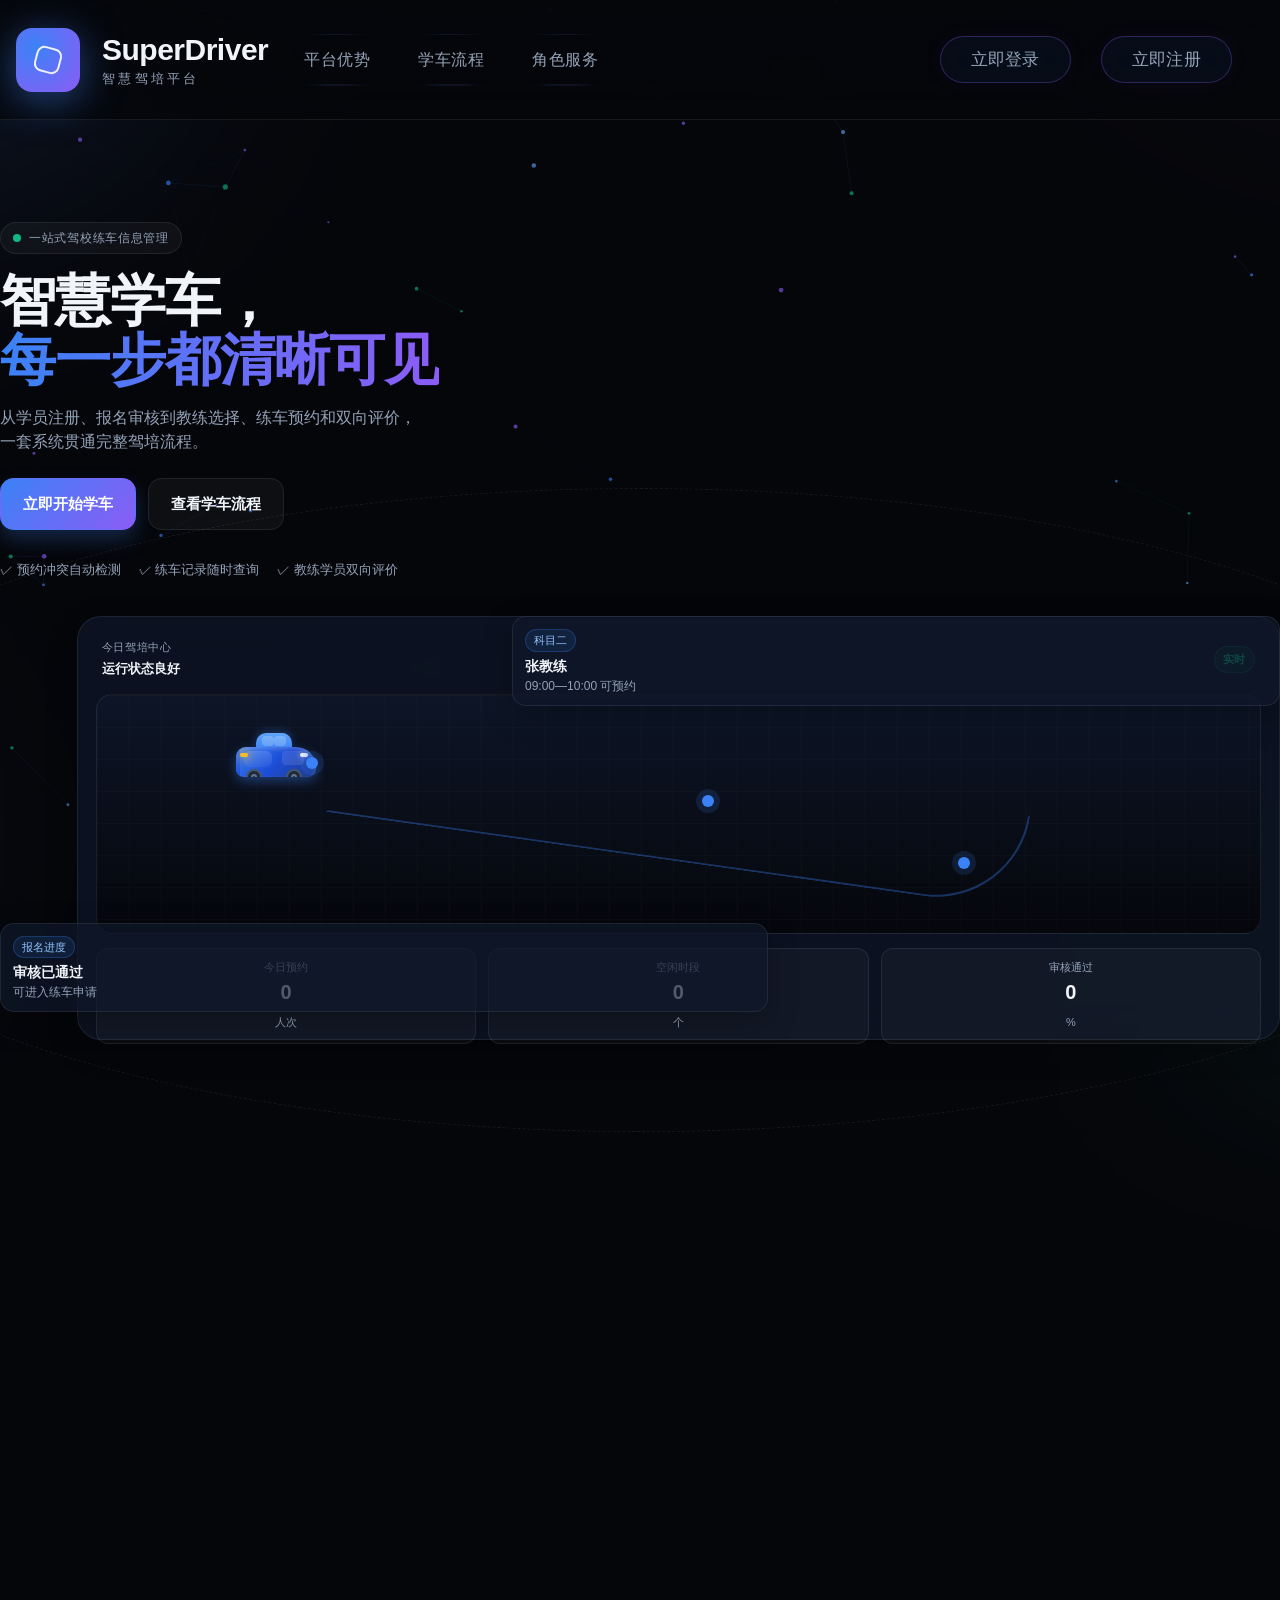
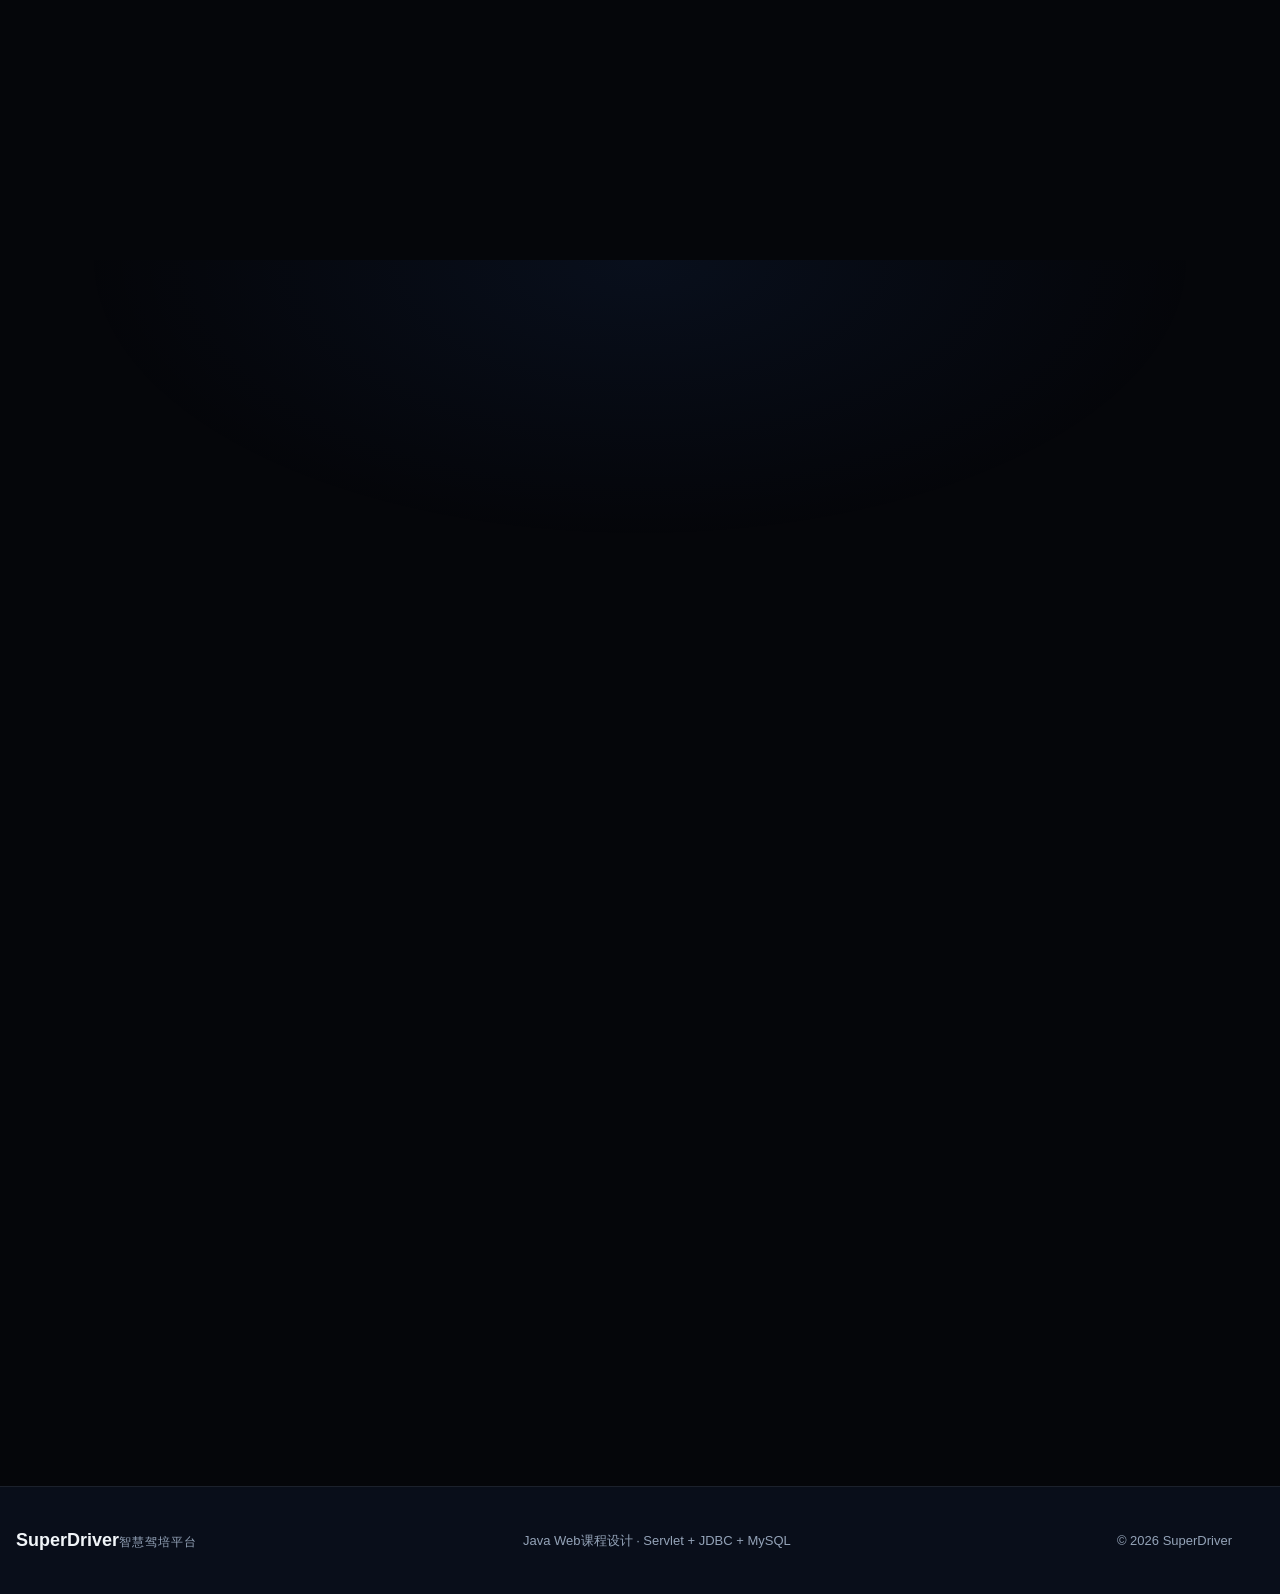
<file: src/main/webapp/index.html>
<!DOCTYPE html>
<html lang="zh-CN">
<head>
    <meta charset="UTF-8">
    <meta name="viewport" content="width=device-width, initial-scale=1.0">
    <meta http-equiv="refresh" content="0; url=pages/home.html">
    <title>正在跳转 - SuperDriver 智慧驾培</title>
</head>
<body>
    <p>正在跳转到首页...</p>
</body>
</html>
</file>
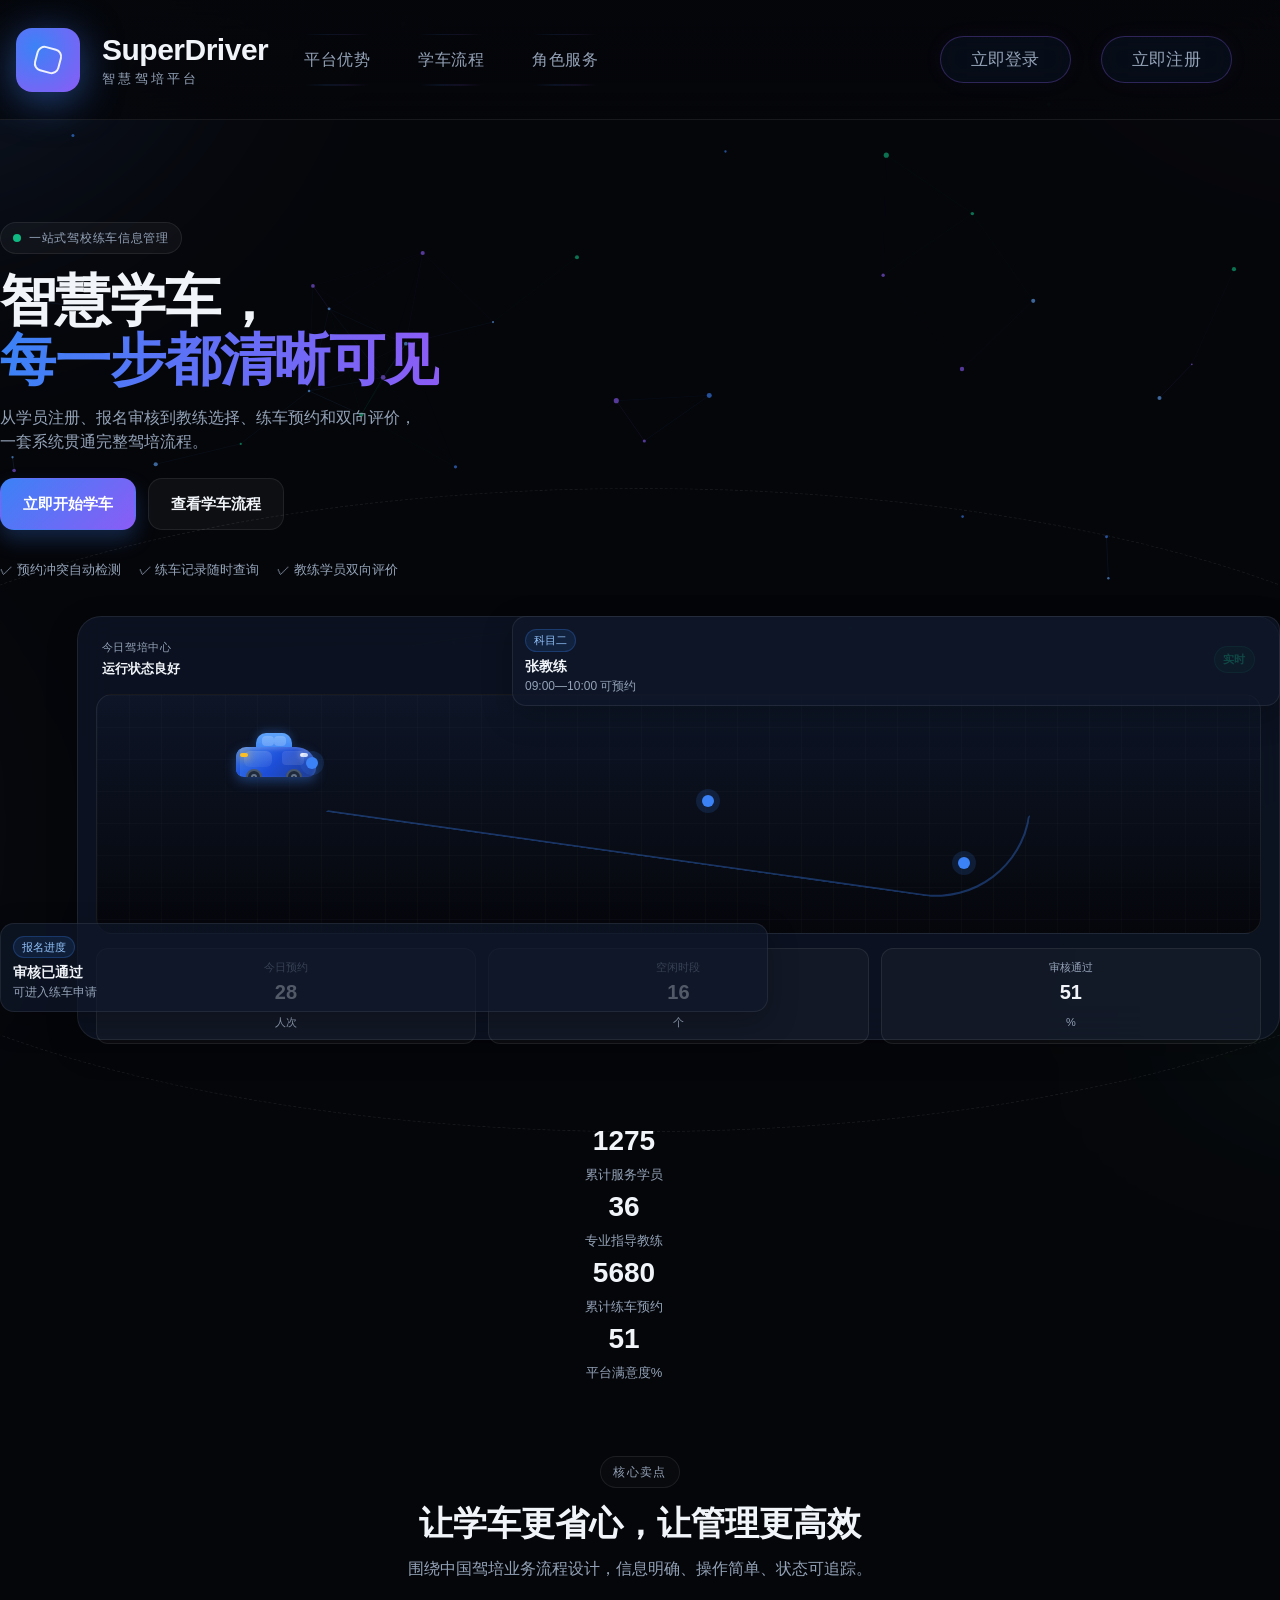
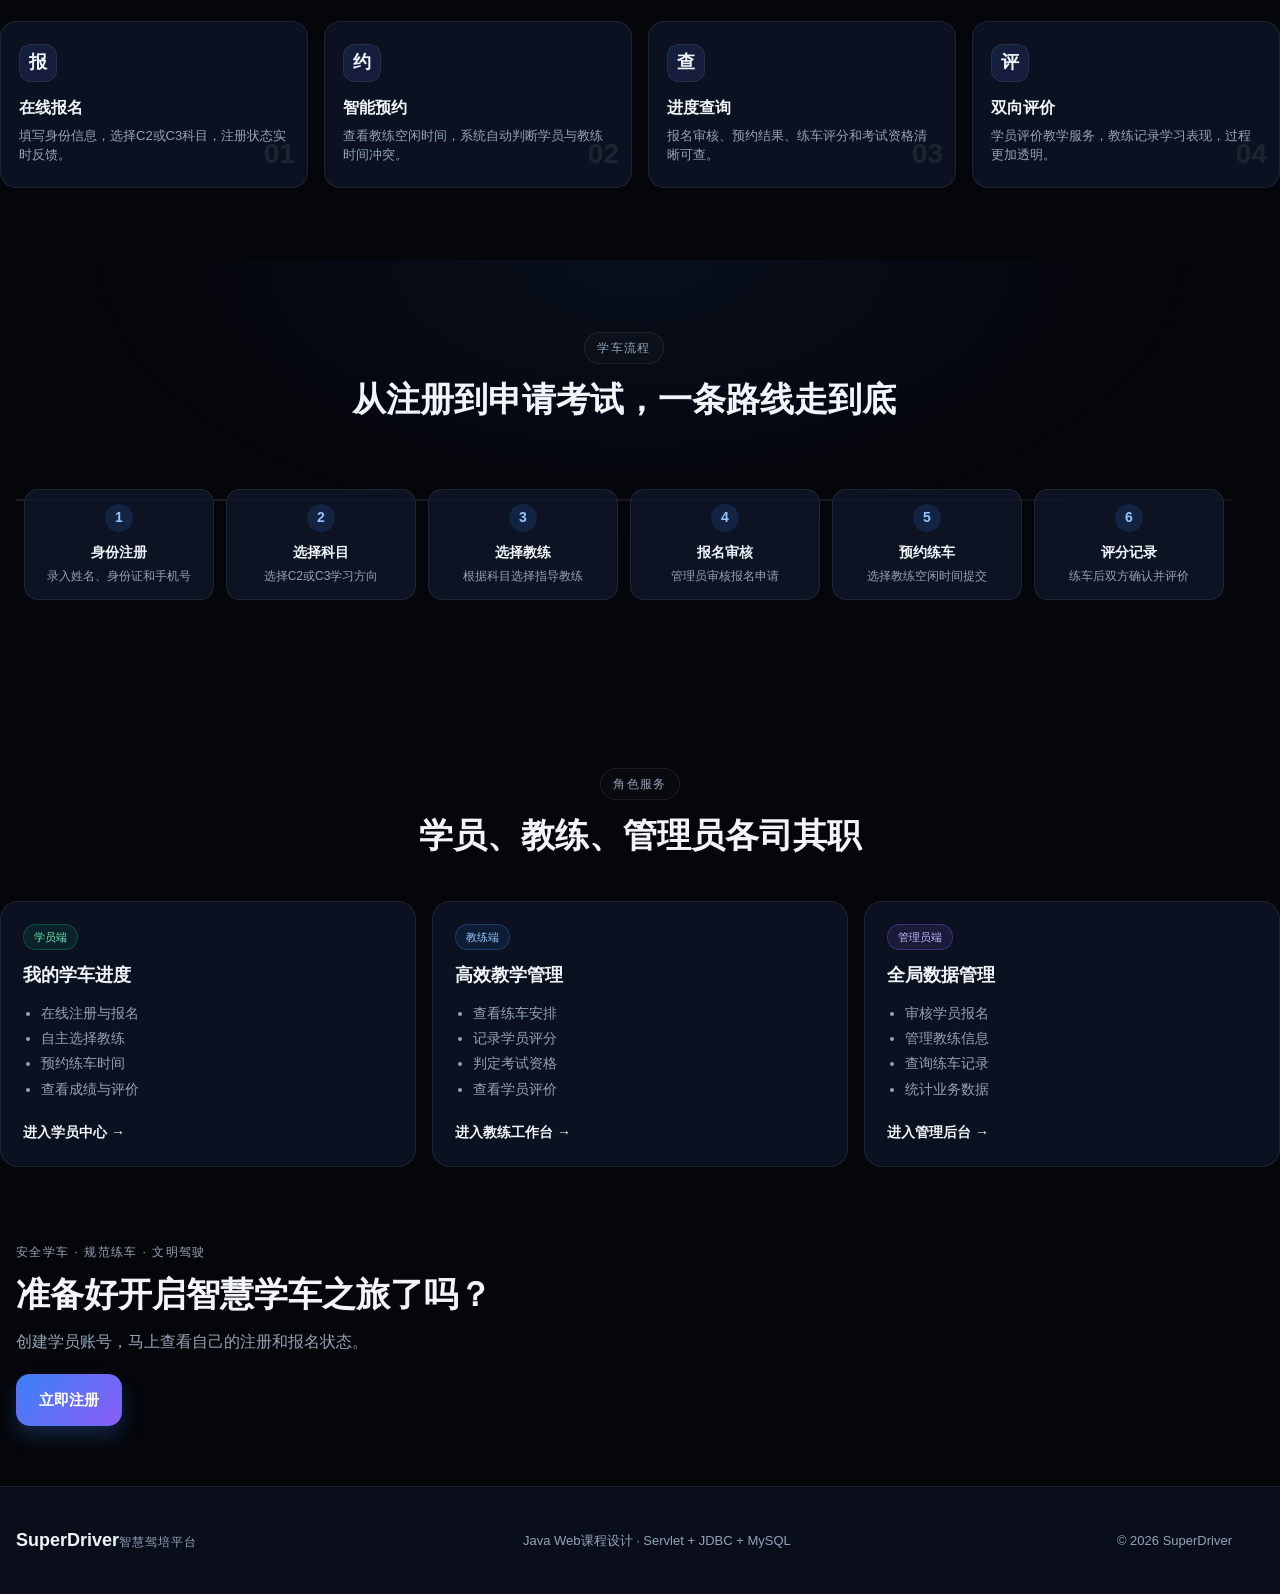
<file: src/main/webapp/pages/home.html>
<!DOCTYPE html>
<html lang="zh-CN">
<head>
    <meta charset="UTF-8">
    <meta name="viewport" content="width=device-width, initial-scale=1.0">
    <meta name="description" content="SuperDriver智慧驾培平台，提供学员注册、报名审核、教练选择、练车预约和双向评价服务。">
    <title>SuperDriver 智慧驾培平台</title>
    <link rel="stylesheet" href="../css/auth-common.css">
    <link rel="stylesheet" href="../css/home.css">
</head>
<body>
<canvas id="particleCanvas" class="particle-canvas" aria-hidden="true"></canvas>
<div class="aurora aurora-one" aria-hidden="true"></div>
<div class="aurora aurora-two" aria-hidden="true"></div>

<header class="site-header" id="siteHeader">
    <div class="section-shell">
        <a class="brand" href="home.html" aria-label="SuperDriver首页">
            <span class="brand-mark"><span></span></span>
            <span class="brand-copy">
                <strong>SuperDriver</strong>
                <small>智慧驾培平台</small>
            </span>
        </a>
        <button class="menu-toggle" id="menuToggle" type="button" aria-label="打开导航">☰</button>
        <nav class="site-nav" id="siteNav">
            <div class="nav-left">
                <a href="#advantages">平台优势</a>
                <a href="#process">学车流程</a>
                <a href="#roles">角色服务</a>
            </div>
            <div class="nav-right">
                <a class="nav-login" href="login.html">立即登录</a>
                <a class="nav-register" href="register-student.html">立即注册</a>
            </div>
        </nav>
    </div>
</header>

<main>
    <section class="hero section-shell">
        <div class="hero-copy reveal">
            <div class="eyebrow"><span class="pulse-dot"></span>一站式驾校练车信息管理</div>
            <h1>智慧学车，<br><span>每一步都清晰可见</span></h1>
            <p class="hero-description">从学员注册、报名审核到教练选择、练车预约和双向评价，一套系统贯通完整驾培流程。</p>
            <div class="hero-actions">
                <a class="btn btn-primary btn-large light-sweep" href="register-student.html">立即开始学车</a>
                <a class="btn btn-ghost btn-large" href="#process">查看学车流程</a>
            </div>
            <div class="trust-row">
                <span>✓ 预约冲突自动检测</span>
                <span>✓ 练车记录随时查询</span>
                <span>✓ 教练学员双向评价</span>
            </div>
        </div>

        <div class="hero-visual reveal" aria-label="智慧练车动态面板">
            <div class="orbit orbit-large"></div>
            <div class="orbit orbit-small"></div>
            <div class="dashboard-card">
                <div class="dashboard-head">
                    <div><small>今日驾培中心</small><strong>运行状态良好</strong></div>
                    <span class="status-chip">实时</span>
                </div>
                <div class="road-panel">
                    <div class="road-grid"></div>
                    <div class="route-line"></div>
                    <div class="smart-car">
                        <div class="car-roof"></div>
                        <div class="car-body">
                            <div class="car-head"></div>
                            <div class="car-light left"></div>
                            <div class="car-light right"></div>
                            <div class="car-wheel back"></div>
                            <div class="car-wheel front"></div>
                            <div class="car-spoiler"></div>
                        </div>
                    </div>
                    <div class="route-point point-a"></div>
                    <div class="route-point point-b"></div>
                    <div class="route-point point-c"></div>
                </div>
                <div class="dashboard-stats">
                    <article><span>今日预约</span><strong data-count="28">0</strong><small>人次</small></article>
                    <article><span>空闲时段</span><strong data-count="16">0</strong><small>个</small></article>
                    <article><span>审核通过</span><strong data-count="96">0</strong><small>%</small></article>
                </div>
            </div>
            <div class="float-card float-one"><span>科目二</span><strong>张教练</strong><small>09:00—10:00 可预约</small></div>
            <div class="float-card float-two"><span>报名进度</span><strong>审核已通过</strong><small>可进入练车申请</small></div>
        </div>
    </section>

    <section class="value-strip section-shell reveal" aria-label="平台数据">
        <div><strong data-count="1280">0</strong><span>累计服务学员</span></div>
        <div><strong data-count="36">0</strong><span>专业指导教练</span></div>
        <div><strong data-count="5680">0</strong><span>累计练车预约</span></div>
        <div><strong data-count="98">0</strong><span>平台满意度%</span></div>
    </section>

    <section class="content-section section-shell" id="advantages">
        <div class="section-heading reveal">
            <span>核心卖点</span>
            <h2>让学车更省心，让管理更高效</h2>
            <p>围绕中国驾培业务流程设计，信息明确、操作简单、状态可追踪。</p>
        </div>
        <div class="feature-grid">
            <article class="feature-card reveal"><div class="feature-icon">报</div><h3>在线报名</h3><p>填写身份信息，选择C2或C3科目，注册状态实时反馈。</p><span>01</span></article>
            <article class="feature-card reveal"><div class="feature-icon">约</div><h3>智能预约</h3><p>查看教练空闲时间，系统自动判断学员与教练时间冲突。</p><span>02</span></article>
            <article class="feature-card reveal"><div class="feature-icon">查</div><h3>进度查询</h3><p>报名审核、预约结果、练车评分和考试资格清晰可查。</p><span>03</span></article>
            <article class="feature-card reveal"><div class="feature-icon">评</div><h3>双向评价</h3><p>学员评价教学服务，教练记录学习表现，过程更加透明。</p><span>04</span></article>
        </div>
    </section>

    <section class="content-section process-section" id="process">
        <div class="section-shell">
            <div class="section-heading reveal">
                <span>学车流程</span>
                <h2>从注册到申请考试，一条路线走到底</h2>
            </div>
            <div class="process-road reveal">
                <div class="road-progress" id="roadProgress"></div>
                <article><b>1</b><h3>身份注册</h3><p>录入姓名、身份证和手机号</p></article>
                <article><b>2</b><h3>选择科目</h3><p>选择C2或C3学习方向</p></article>
                <article><b>3</b><h3>选择教练</h3><p>根据科目选择指导教练</p></article>
                <article><b>4</b><h3>报名审核</h3><p>管理员审核报名申请</p></article>
                <article><b>5</b><h3>预约练车</h3><p>选择教练空闲时间提交</p></article>
                <article><b>6</b><h3>评分记录</h3><p>练车后双方确认并评价</p></article>
            </div>
        </div>
    </section>

    <section class="content-section section-shell" id="roles">
        <div class="section-heading reveal">
            <span>角色服务</span>
            <h2>学员、教练、管理员各司其职</h2>
        </div>
        <div class="role-grid">
            <article class="role-card student-role reveal"><div class="role-label">学员端</div><h3>我的学车进度</h3><ul><li>在线注册与报名</li><li>自主选择教练</li><li>预约练车时间</li><li>查看成绩与评价</li></ul><a href="login.html">进入学员中心 →</a></article>
            <article class="role-card coach-role reveal"><div class="role-label">教练端</div><h3>高效教学管理</h3><ul><li>查看练车安排</li><li>记录学员评分</li><li>判定考试资格</li><li>查看学员评价</li></ul><a href="login.html">进入教练工作台 →</a></article>
            <article class="role-card admin-role reveal"><div class="role-label">管理员端</div><h3>全局数据管理</h3><ul><li>审核学员报名</li><li>管理教练信息</li><li>查询练车记录</li><li>统计业务数据</li></ul><a href="login.html">进入管理后台 →</a></article>
        </div>
    </section>

    <section class="cta-section section-shell reveal">
        <div><span>安全学车 · 规范练车 · 文明驾驶</span><h2>准备好开启智慧学车之旅了吗？</h2><p>创建学员账号，马上查看自己的注册和报名状态。</p></div>
        <a class="btn btn-primary btn-large light-sweep" href="register-student.html">立即注册</a>
    </section>
</main>

<footer class="site-footer">
    <div class="section-shell"><div><strong>SuperDriver</strong><span>智慧驾培平台</span></div><p>Java Web课程设计 · Servlet + JDBC + MySQL</p><p>© 2026 SuperDriver</p></div>
</footer>
<script src="../js/home.js"></script>
</body>
</html>
</file>
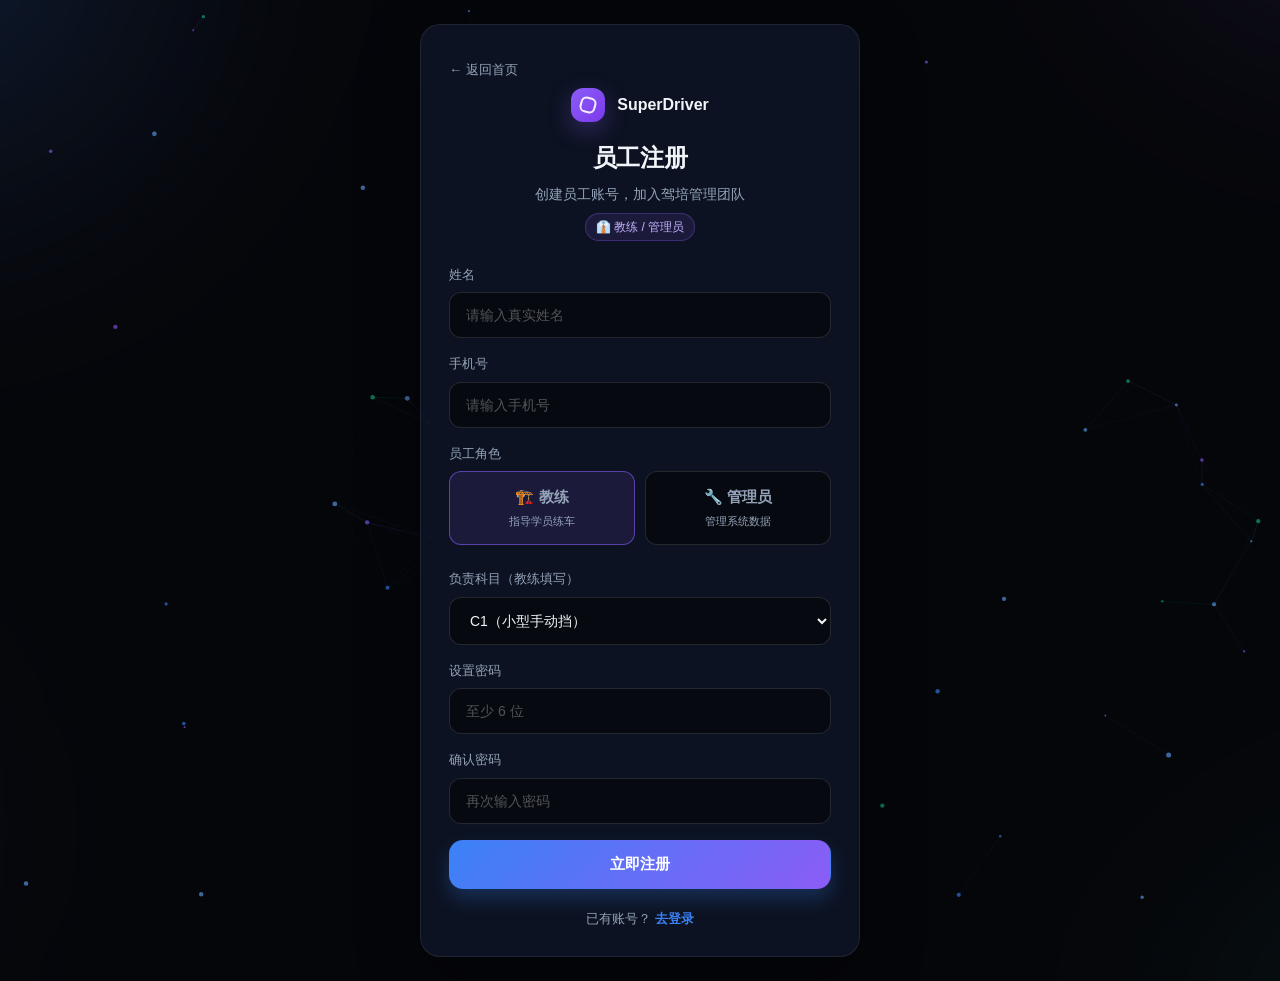
<file: src/main/webapp/pages/register-staff.html>
<!DOCTYPE html>
<html lang="zh-CN">
<head>
    <meta charset="UTF-8">
    <meta name="viewport" content="width=device-width, initial-scale=1.0">
    <meta name="description" content="SuperDriver 智慧驾培平台 - 员工注册">
    <title>员工注册 - SuperDriver 智慧驾培</title>
    <link rel="stylesheet" href="../css/auth-common.css">
    <style>
        .page-shell {
            min-height: 100vh;
            display: grid;
            place-items: center;
            padding: 24px;
        }
        .auth-card {
            position: relative;
            width: 100%;
            max-width: 440px;
            background: rgba(15,23,42,0.75);
            border: 1px solid rgba(255,255,255,0.08);
            border-radius: 20px;
            padding: 32px 28px 28px;
            box-shadow: 0 20px 60px rgba(0,0,0,0.4);
            backdrop-filter: blur(20px);
        }
        .auth-top {
            text-align: center;
            margin-bottom: 24px;
        }
        .auth-top .brand-mini {
            display: inline-flex;
            align-items: center;
            gap: 12px;
            font-weight: 700;
            margin-bottom: 18px;
        }
        .brand-mini .dot {
            width: 34px; height: 34px;
            border-radius: 12px;
            background: linear-gradient(135deg, var(--primary-2), #7c3aed);
            display: grid; place-items: center;
            box-shadow: 0 8px 24px rgba(139,92,246,0.3);
        }
        .brand-mini .dot span {
            width: 16px; height: 16px;
            border-radius: 6px;
            border: 2px solid rgba(255,255,255,0.9);
            transform: rotate(15deg);
        }
        .auth-top h1 {
            font-size: 24px;
            margin: 0 0 8px;
            letter-spacing: -0.02em;
        }
        .auth-top p {
            margin: 0;
            font-size: 14px;
            color: var(--muted);
        }
        .role-badge {
            display: inline-flex;
            align-items: center;
            gap: 6px;
            font-size: 12px;
            padding: 4px 10px;
            border-radius: 999px;
            background: rgba(139,92,246,0.12);
            border: 1px solid rgba(139,92,246,0.3);
            color: #c4b5fd;
            margin-top: 8px;
        }
        .form-group {
            margin-bottom: 16px;
        }
        .form-group label {
            display: block;
            font-size: 13px;
            color: var(--muted);
            margin-bottom: 8px;
            font-weight: 500;
        }
        .form-group input, .form-group select {
            width: 100%;
            padding: 14px 16px;
            border-radius: 12px;
            border: 1px solid rgba(255,255,255,0.12);
            background: rgba(5,6,10,0.7);
            color: var(--text);
            font-size: 14px;
            outline: none;
            transition: border-color .2s, box-shadow .2s;
        }
        .form-group input:focus, .form-group select:focus {
            border-color: rgba(139,92,246,0.6);
            box-shadow: 0 0 0 4px rgba(139,92,246,0.15);
        }
        .form-group input::placeholder, .form-group select::placeholder {
            color: rgba(255,255,255,0.3);
        }
        .form-group select option {
            background: #1e293b;
            color: var(--text);
        }
        .staff-role-options {
            display: grid;
            grid-template-columns: repeat(2, 1fr);
            gap: 10px;
            margin-top: 8px;
        }
        .staff-role-option {
            padding: 14px 10px;
            border-radius: 12px;
            border: 1px solid rgba(255,255,255,0.12);
            background: rgba(5,6,10,0.7);
            text-align: center;
            cursor: pointer;
            transition: border-color .2s, background .2s;
            user-select: none;
        }
        .staff-role-option input {
            display: none;
        }
        .staff-role-option.active {
            border-color: rgba(139,92,246,0.6);
            background: rgba(139,92,246,0.12);
        }
        .staff-role-option span {
            display: block;
            font-weight: 700;
            font-size: 15px;
            margin-bottom: 2px;
        }
        .staff-role-option small {
            font-size: 11px;
            color: var(--muted);
        }
        .btn-row {
            margin-top: 12px;
        }
        .sub-note {
            text-align: center;
            margin-top: 20px;
            font-size: 13px;
            color: var(--muted);
        }
        .sub-note a {
            color: var(--primary);
            font-weight: 600;
        }
        .back-link {
            display: inline-flex;
            align-items: center;
            gap: 6px;
            color: var(--muted);
            font-size: 13px;
            margin-bottom: 8px;
            transition: color .2s;
        }
        .back-link:hover { color: var(--text); }
        .hidden { display: none !important; }
    </style>
</head>
<body>
<canvas id="particleCanvas" class="particle-canvas" aria-hidden="true"></canvas>
<div class="aurora aurora-one" aria-hidden="true"></div>
<div class="aurora aurora-two" aria-hidden="true"></div>

<main class="page-shell" style="position:relative;z-index:1;">
    <div class="auth-card reveal" id="authCard">
        <a class="back-link" href="home.html">← 返回首页</a>
        <div class="auth-top">
            <div class="brand-mini">
                <div class="dot"><span></span></div>
                <strong>SuperDriver</strong>
            </div>
            <h1>员工注册</h1>
            <p>创建员工账号，加入驾培管理团队</p>
            <div class="role-badge">👔 教练 / 管理员</div>
        </div>

        <form id="registerForm" onsubmit="event.preventDefault(); handleRegister();">
            <div class="form-group">
                <label>姓名</label>
                <input type="text" id="regName" placeholder="请输入真实姓名" autocomplete="name">
            </div>

            <div class="form-group">
                <label>手机号</label>
                <input type="tel" id="regPhone" placeholder="请输入手机号" autocomplete="tel">
            </div>

            <div class="form-group">
                <label>员工角色</label>
                <div class="staff-role-options">
                    <label class="staff-role-option active" onclick="setStaffRole('coach')">
                        <input type="radio" name="regStaffRole" value="coach" checked id="roleCoach">
                        <span>🏗️ 教练</span>
                        <small>指导学员练车</small>
                    </label>
                    <label class="staff-role-option" onclick="setStaffRole('admin')">
                        <input type="radio" name="regStaffRole" value="admin" id="roleAdmin">
                        <span>🔧 管理员</span>
                        <small>管理系统数据</small>
                    </label>
                </div>
            </div>

            <div class="form-group" id="regSubjectGroup">
                <label>负责科目（教练填写）</label>
                <select id="regSubject">
                    <option value="C1">C1（小型手动挡）</option>
                    <option value="C2">C2（小型自动挡）</option>
                    <option value="C3">C3（低速载货）</option>
                </select>
            </div>

            <div class="form-group">
                <label>设置密码</label>
                <input type="password" id="regPassword" placeholder="至少 6 位" autocomplete="new-password">
            </div>
            <div class="form-group">
                <label>确认密码</label>
                <input type="password" id="regConfirmPassword" placeholder="再次输入密码" autocomplete="new-password">
            </div>

            <div class="form-group hidden" id="regUsbTokenGroup">
                <label>USB安全令牌（管理员必填）</label>
                <input type="password" id="regUsbToken" placeholder="请输入USB安全令牌">
            </div>

            <div class="btn-row">
                <button type="submit" class="btn btn-primary btn-large btn-block light-sweep">立即注册</button>
            </div>
        </form>

        <div class="sub-note">
            <span>已有账号？</span>
            <a href="login.html">去登录</a>
        </div>
    </div>
</main>

<script src="../js/home.js"></script>
<script>
    function setStaffRole(role) {
        document.querySelectorAll('.staff-role-option').forEach(o => o.classList.remove('active'));
        event.currentTarget.classList.add('active');
        const input = event.currentTarget.querySelector('input');
        if (input) input.checked = true;
        
        document.getElementById('regSubjectGroup').classList.toggle('hidden', role !== 'coach');
        document.getElementById('regUsbTokenGroup').classList.toggle('hidden', role !== 'admin');
    }

    document.querySelectorAll('.staff-role-option').forEach(option => {
        option.addEventListener('click', () => {
            const role = option.querySelector('input').value;
            setStaffRole(role);
        });
    });

    function handleRegister() {
        const name = document.getElementById('regName').value.trim();
        const phone = document.getElementById('regPhone').value.trim();
        const role = document.querySelector('input[name="regStaffRole"]:checked').value;
        const subject = role === 'coach' ? document.getElementById('regSubject').value : '';
        const password = document.getElementById('regPassword').value;
        const confirmPassword = document.getElementById('regConfirmPassword').value;
        const usbToken = document.getElementById('regUsbToken').value.trim();

        if (!name || !phone || !password || !confirmPassword) {
            alert('请填写完整信息');
            return;
        }

        if (role === 'admin' && !usbToken) {
            alert('管理员必须设置USB安全令牌');
            return;
        }

        if (password.length < 6) {
            alert('密码至少需要 6 位');
            return;
        }

        if (password !== confirmPassword) {
            alert('两次密码输入不一致');
            return;
        }

        fetch('../register-staff', {
            method: 'POST',
            headers: { 'Content-Type': 'application/x-www-form-urlencoded' },
            body: 'name=' + encodeURIComponent(name) +
                  '&phone=' + encodeURIComponent(phone) +
                  '&password=' + encodeURIComponent(password) +
                  '&role=' + encodeURIComponent(role) +
                  '&subject=' + encodeURIComponent(subject) +
                  '&usbToken=' + encodeURIComponent(usbToken)
        }).then(res => res.json()).then(data => {
            if (data.code === 1) {
                alert(data.msg);
                window.location.href = 'login.html';
            } else {
                alert(data.msg);
            }
        }).catch(err => {
            alert('网络请求失败，请稍后重试');
        });
    }

    setTimeout(() => {
        document.getElementById('authCard').classList.add('visible');
    }, 100);
</script>
</body>
</html>
</file>
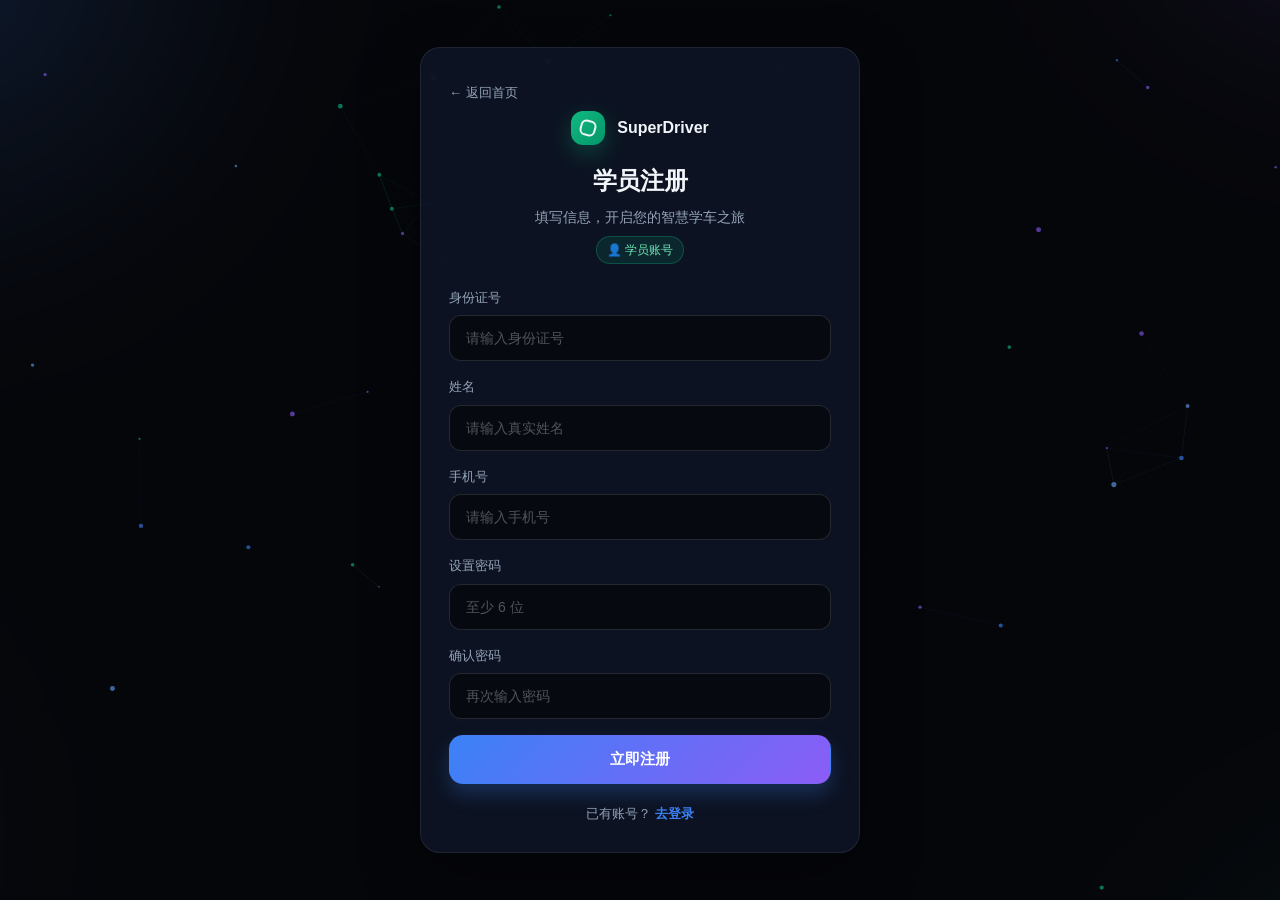
<file: src/main/webapp/pages/register-student.html>
<!DOCTYPE html>
<html lang="zh-CN">
<head>
    <meta charset="UTF-8">
    <meta name="viewport" content="width=device-width, initial-scale=1.0">
    <meta name="description" content="SuperDriver 智慧驾培平台 - 学员注册">
    <title>学员注册 - SuperDriver 智慧驾培</title>
    <link rel="stylesheet" href="../css/auth-common.css">
    <style>
        .page-shell {
            min-height: 100vh;
            display: grid;
            place-items: center;
            padding: 24px;
        }
        .auth-card {
            position: relative;
            width: 100%;
            max-width: 440px;
            background: rgba(15,23,42,0.75);
            border: 1px solid rgba(255,255,255,0.08);
            border-radius: 20px;
            padding: 32px 28px 28px;
            box-shadow: 0 20px 60px rgba(0,0,0,0.4);
            backdrop-filter: blur(20px);
        }
        .auth-top {
            text-align: center;
            margin-bottom: 24px;
        }
        .auth-top .brand-mini {
            display: inline-flex;
            align-items: center;
            gap: 12px;
            font-weight: 700;
            margin-bottom: 18px;
        }
        .brand-mini .dot {
            width: 34px; height: 34px;
            border-radius: 12px;
            background: linear-gradient(135deg, var(--accent), #059669);
            display: grid; place-items: center;
            box-shadow: 0 8px 24px rgba(16,185,129,0.3);
        }
        .brand-mini .dot span {
            width: 16px; height: 16px;
            border-radius: 6px;
            border: 2px solid rgba(255,255,255,0.9);
            transform: rotate(15deg);
        }
        .auth-top h1 {
            font-size: 24px;
            margin: 0 0 8px;
            letter-spacing: -0.02em;
        }
        .auth-top p {
            margin: 0;
            font-size: 14px;
            color: var(--muted);
        }
        .role-badge {
            display: inline-flex;
            align-items: center;
            gap: 6px;
            font-size: 12px;
            padding: 4px 10px;
            border-radius: 999px;
            background: rgba(16,185,129,0.12);
            border: 1px solid rgba(16,185,129,0.3);
            color: #6ee7b7;
            margin-top: 8px;
        }
        .form-group {
            margin-bottom: 16px;
        }
        .form-group label {
            display: block;
            font-size: 13px;
            color: var(--muted);
            margin-bottom: 8px;
            font-weight: 500;
        }
        .form-group input, .form-group select {
            width: 100%;
            padding: 14px 16px;
            border-radius: 12px;
            border: 1px solid rgba(255,255,255,0.12);
            background: rgba(5,6,10,0.7);
            color: var(--text);
            font-size: 14px;
            outline: none;
            transition: border-color .2s, box-shadow .2s;
        }
        .form-group input:focus, .form-group select:focus {
            border-color: rgba(16,185,129,0.6);
            box-shadow: 0 0 0 4px rgba(16,185,129,0.15);
        }
        .form-group input::placeholder, .form-group select::placeholder {
            color: rgba(255,255,255,0.3);
        }
        .form-group select option {
            background: #1e293b;
            color: var(--text);
        }
        .btn-row {
            margin-top: 12px;
        }
        .sub-note {
            text-align: center;
            margin-top: 20px;
            font-size: 13px;
            color: var(--muted);
        }
        .sub-note a {
            color: var(--primary);
            font-weight: 600;
        }
        .back-link {
            display: inline-flex;
            align-items: center;
            gap: 6px;
            color: var(--muted);
            font-size: 13px;
            margin-bottom: 8px;
            transition: color .2s;
        }
        .back-link:hover { color: var(--text); }
    </style>
</head>
<body>
<canvas id="particleCanvas" class="particle-canvas" aria-hidden="true"></canvas>
<div class="aurora aurora-one" aria-hidden="true"></div>
<div class="aurora aurora-two" aria-hidden="true"></div>

<main class="page-shell" style="position:relative;z-index:1;">
    <div class="auth-card reveal" id="authCard">
        <a class="back-link" href="home.html">← 返回首页</a>
        <div class="auth-top">
            <div class="brand-mini">
                <div class="dot"><span></span></div>
                <strong>SuperDriver</strong>
            </div>
            <h1>学员注册</h1>
            <p>填写信息，开启您的智慧学车之旅</p>
            <div class="role-badge">👤 学员账号</div>
        </div>

        <form id="registerForm" onsubmit="event.preventDefault(); handleRegister();">
            <div class="form-group">
                <label>身份证号</label>
                <input type="text" id="regIdCard" placeholder="请输入身份证号" autocomplete="off">
            </div>

            <div class="form-group">
                <label>姓名</label>
                <input type="text" id="regName" placeholder="请输入真实姓名" autocomplete="name">
            </div>

            <div class="form-group">
                <label>手机号</label>
                <input type="tel" id="regPhone" placeholder="请输入手机号" autocomplete="tel">
            </div>

            <div class="form-group">
                <label>设置密码</label>
                <input type="password" id="regPassword" placeholder="至少 6 位" autocomplete="new-password">
            </div>
            <div class="form-group">
                <label>确认密码</label>
                <input type="password" id="regConfirmPassword" placeholder="再次输入密码" autocomplete="new-password">
            </div>

            <div class="btn-row">
                <button type="submit" class="btn btn-primary btn-large btn-block light-sweep">立即注册</button>
            </div>
        </form>

        <div class="sub-note">
            <span>已有账号？</span>
            <a href="login.html">去登录</a>
        </div>
    </div>
</main>

<script src="../js/home.js"></script>
<script>
    function handleRegister() {
        const name = document.getElementById('regName').value.trim();
        const idCard = document.getElementById('regIdCard').value.trim();
        const phone = document.getElementById('regPhone').value.trim();
        const password = document.getElementById('regPassword').value;
        const confirmPassword = document.getElementById('regConfirmPassword').value;

        if (!name || !idCard || !phone || !password || !confirmPassword) {
            alert('请填写完整信息');
            return;
        }

        if (password.length < 6) {
            alert('密码至少需要 6 位');
            return;
        }

        if (password !== confirmPassword) {
            alert('两次密码输入不一致');
            return;
        }

        if (idCard.length !== 18) {
            alert('请输入有效的身份证号');
            return;
        }

        fetch('../register', {
            method: 'POST',
            headers: { 'Content-Type': 'application/x-www-form-urlencoded' },
            body: 'name=' + encodeURIComponent(name) + '&idCard=' + encodeURIComponent(idCard) +
                  '&phone=' + encodeURIComponent(phone) + '&password=' + encodeURIComponent(password)
        }).then(res => res.json()).then(data => {
            if (data.code === 1) {
                alert(data.msg);
                window.location.href = 'login.html';
            } else {
                alert(data.msg);
            }
        }).catch(err => {
            alert('网络请求失败，请稍后重试');
        });
    }

    setTimeout(() => {
        document.getElementById('authCard').classList.add('visible');
    }, 100);
</script>
</body>
</html>
</file>
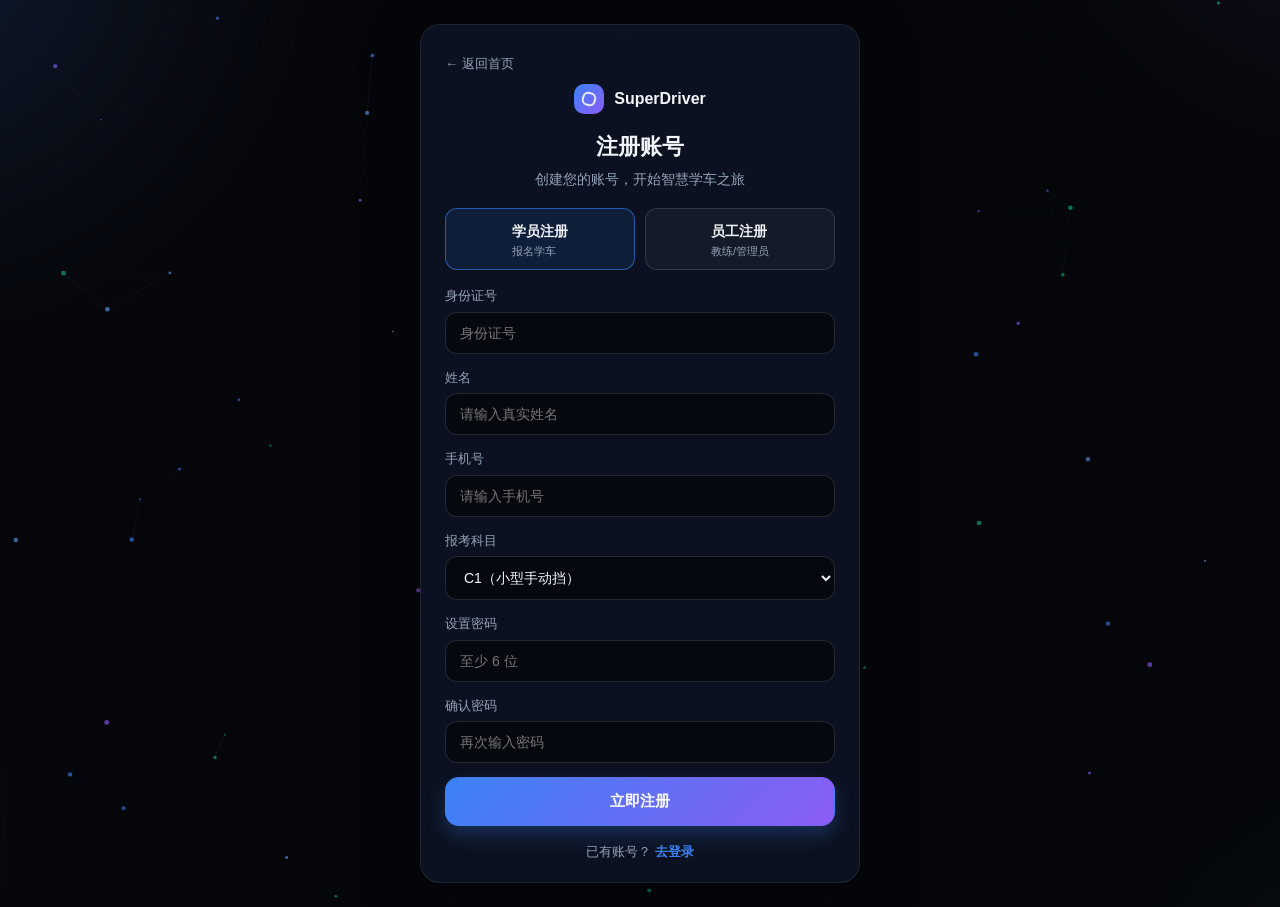
<file: src/main/webapp/pages/register.html>
<!DOCTYPE html>
<html lang="zh-CN">
<head>
    <meta charset="UTF-8">
    <meta name="viewport" content="width=device-width, initial-scale=1.0">
    <meta name="description" content="SuperDriver 智慧驾培平台 - 注册">
    <title>注册 - SuperDriver 智慧驾培</title>
    <link rel="stylesheet" href="../css/auth-common.css">
    <style>
        .page-shell {
            min-height: 100vh;
            display: grid;
            place-items: center;
            padding: 24px;
        }
        .auth-card {
            position: relative;
            width: 100%;
            max-width: 440px;
            background: rgba(15,23,42,0.7);
            border: 1px solid rgba(255,255,255,0.08);
            border-radius: 20px;
            padding: 26px 24px 20px;
            box-shadow: 0 20px 60px rgba(0,0,0,0.35);
            backdrop-filter: blur(18px);
        }
        .auth-top {
            text-align: center;
            margin-bottom: 18px;
        }
        .auth-top .brand-mini {
            display: inline-flex;
            align-items: center;
            gap: 10px;
            font-weight: 700;
            margin-bottom: 16px;
        }
        .brand-mini .dot {
            width: 30px; height: 30px;
            border-radius: 10px;
            background: linear-gradient(135deg, var(--primary), var(--primary-2));
            display: grid; place-items: center;
        }
        .brand-mini .dot span {
            width: 14px; height: 14px;
            border-radius: 6px;
            border: 2px solid rgba(255,255,255,0.85);
            transform: rotate(15deg);
        }
        .auth-top h1 {
            font-size: 22px;
            margin: 0 0 6px;
        }
        .auth-top p {
            margin: 0;
            font-size: 14px;
            color: var(--muted);
        }
        .form-group {
            margin-bottom: 14px;
        }
        .form-group label {
            display: block;
            font-size: 13px;
            color: var(--muted);
            margin-bottom: 6px;
        }
        .form-group input, .form-group select {
            width: 100%;
            padding: 12px 14px;
            border-radius: 12px;
            border: 1px solid rgba(255,255,255,0.12);
            background: rgba(5,6,10,0.7);
            color: var(--text);
            font-size: 14px;
            outline: none;
            transition: border-color .2s, box-shadow .2s;
        }
        .form-group input:focus, .form-group select:focus {
            border-color: rgba(59,130,246,0.6);
            box-shadow: 0 0 0 4px rgba(59,130,246,0.15);
        }
        .role-pill-row {
            display: flex;
            gap: 10px;
            margin-bottom: 16px;
        }
        .role-pill {
            flex: 1;
            display: flex; align-items: center; justify-content: center;
            gap: 8px;
            padding: 10px 12px;
            border-radius: 12px;
            border: 1px solid rgba(255,255,255,0.12);
            background: rgba(255,255,255,0.04);
            cursor: pointer;
            user-select: none;
            transition: border-color .2s, background .2s, transform .1s;
        }
        .role-pill input {
            display: none;
        }
        .role-pill.active {
            border-color: rgba(59,130,246,0.6);
            background: rgba(59,130,246,0.12);
        }
        .role-pill small {
            display: block;
            font-size: 11px;
            color: var(--muted);
        }
        .role-pill span {
            font-weight: 700;
            font-size: 14px;
        }
        .btn-row {
            margin-top: 10px;
        }
        .sub-note {
            text-align: center;
            margin-top: 16px;
            font-size: 13px;
            color: var(--muted);
        }
        .sub-note a {
            color: var(--primary);
            font-weight: 600;
            cursor: pointer;
        }
        .back-link {
            display: inline-flex;
            align-items: center;
            gap: 6px;
            color: var(--muted);
            font-size: 13px;
            margin-bottom: 10px;
        }
        .back-link:hover { color: var(--text); }
    </style>
</head>
<body>
<canvas id="particleCanvas" class="particle-canvas" aria-hidden="true"></canvas>
<div class="aurora aurora-one" aria-hidden="true"></div>
<div class="aurora aurora-two" aria-hidden="true"></div>

<main class="page-shell" style="position:relative;z-index:1;">
    <div class="auth-card reveal" id="authCard">
        <a class="back-link" href="home.html">← 返回首页</a>
        <div class="auth-top">
            <div class="brand-mini">
                <div class="dot"><span></span></div>
                <strong>SuperDriver</strong>
            </div>
            <h1>注册账号</h1>
            <p>创建您的账号，开始智慧学车之旅</p>
        </div>

        <form id="registerForm" onsubmit="event.preventDefault(); handleRegister();">
            <div class="role-pill-row">
                <label class="role-pill active" onclick="setRegisterType('student')">
                    <input type="radio" name="registerType" value="student" id="regTypeStudent" checked>
                    <div><span>学员注册</span><small>报名学车</small></div>
                </label>
                <label class="role-pill" onclick="setRegisterType('staff')">
                    <input type="radio" name="registerType" value="staff" id="regTypeStaff">
                    <div><span>员工注册</span><small>教练/管理员</small></div>
                </label>
            </div>

            <div class="form-group" id="regIdCardGroup">
                <label>身份证号</label>
                <input type="text" id="regIdCard" placeholder="身份证号" autocomplete="off">
            </div>

            <div class="form-group">
                <label>姓名</label>
                <input type="text" id="regName" placeholder="请输入真实姓名" autocomplete="name">
            </div>

            <div class="form-group">
                <label>手机号</label>
                <input type="tel" id="regPhone" placeholder="请输入手机号" autocomplete="tel">
            </div>

            <div class="form-group" id="regSubjectGroup">
                <label>报考科目</label>
                <select id="regSubject">
                    <option value="C1">C1（小型手动挡）</option>
                    <option value="C2">C2（小型自动挡）</option>
                    <option value="C3">C3（低速载货）</option>
                </select>
            </div>

            <div class="form-group" id="regStaffRoleGroup" style="display:none;">
                <label>员工角色</label>
                <select id="regStaffRole">
                    <option value="coach">教练</option>
                    <option value="admin">管理员</option>
                </select>
            </div>

            <div class="form-group" id="regStaffSubjectGroup" style="display:none;">
                <label>负责科目（教练填写）</label>
                <select id="regStaffSubject">
                    <option value="C1">C1（小型手动挡）</option>
                    <option value="C2">C2（小型自动挡）</option>
                    <option value="C3">C3（低速载货）</option>
                </select>
            </div>

            <div class="form-group">
                <label>设置密码</label>
                <input type="password" id="regPassword" placeholder="至少 6 位" autocomplete="new-password">
            </div>
            <div class="form-group">
                <label>确认密码</label>
                <input type="password" id="regConfirmPassword" placeholder="再次输入密码" autocomplete="new-password">
            </div>

            <div class="btn-row">
                <button type="submit" class="btn btn-primary btn-large btn-block light-sweep">立即注册</button>
            </div>
        </form>

        <div class="sub-note">
            <span>已有账号？</span>
            <a href="login.html">去登录</a>
        </div>
    </div>
</main>

<script src="../js/home.js"></script>
<script>
    function setRegisterType(type) {
        document.querySelectorAll('#registerForm .role-pill').forEach(p => p.classList.remove('active'));
        event.currentTarget.classList.add('active');
        if (type === 'student') {
            document.getElementById('regTypeStudent').checked = true;
            document.getElementById('regIdCardGroup').style.display = 'block';
            document.getElementById('regSubjectGroup').style.display = 'block';
            document.getElementById('regStaffRoleGroup').style.display = 'none';
            document.getElementById('regStaffSubjectGroup').style.display = 'none';
        } else {
            document.getElementById('regTypeStaff').checked = true;
            document.getElementById('regIdCardGroup').style.display = 'block';
            document.getElementById('regSubjectGroup').style.display = 'none';
            document.getElementById('regStaffRoleGroup').style.display = 'block';
            updateStaffSubjectVisibility();
        }
    }

    function updateStaffSubjectVisibility() {
        const role = document.getElementById('regStaffRole').value;
        document.getElementById('regStaffSubjectGroup').style.display = role === 'coach' ? 'block' : 'none';
    }

    document.getElementById('regStaffRole').addEventListener('change', updateStaffSubjectVisibility);

    function handleRegister() {
        const registerType = document.querySelector('#registerForm input[name="registerType"]:checked').value;
        const name = document.getElementById('regName').value.trim();
        const phone = document.getElementById('regPhone').value.trim();
        const password = document.getElementById('regPassword').value;
        const confirmPassword = document.getElementById('regConfirmPassword').value;

        if (!name || !phone || !password || !confirmPassword) {
            alert('请填写完整信息');
            return;
        }

        if (password.length < 6) {
            alert('密码至少需要 6 位');
            return;
        }

        if (password !== confirmPassword) {
            alert('两次密码输入不一致');
            return;
        }

        if (registerType === 'student') {
            const idCard = document.getElementById('regIdCard').value.trim();
            const subject = document.getElementById('regSubject').value;
            if (!idCard) {
                alert('请填写身份证号');
                return;
            }
            fetch('../register', {
                method: 'POST',
                headers: { 'Content-Type': 'application/x-www-form-urlencoded' },
                body: 'name=' + encodeURIComponent(name) + '&idCard=' + encodeURIComponent(idCard) +
                      '&phone=' + encodeURIComponent(phone) + '&password=' + encodeURIComponent(password) +
                      '&subject=' + encodeURIComponent(subject)
            }).then(res => res.json()).then(data => {
                if (data.code === 1) {
                    alert(data.msg);
                    window.location.href = 'login.html';
                } else {
                    alert(data.msg);
                }
            }).catch(err => {
                alert('网络请求失败，请稍后重试');
            });
        } else {
            const idCard = document.getElementById('regIdCard').value.trim();
            const role = document.getElementById('regStaffRole').value;
            const subject = document.getElementById('regStaffSubject').value;
            if (!idCard) {
                alert('请填写身份证号');
                return;
            }
            fetch('../register-staff', {
                method: 'POST',
                headers: { 'Content-Type': 'application/x-www-form-urlencoded' },
                body: 'name=' + encodeURIComponent(name) +
                      '&idCard=' + encodeURIComponent(idCard) +
                      '&phone=' + encodeURIComponent(phone) +
                      '&password=' + encodeURIComponent(password) +
                      '&role=' + encodeURIComponent(role) +
                      '&subject=' + encodeURIComponent(role === 'coach' ? subject : '')
            }).then(res => res.json()).then(data => {
                if (data.code === 1) {
                    alert(data.msg);
                    window.location.href = 'login.html';
                } else {
                    alert(data.msg);
                }
            }).catch(err => {
                alert('网络请求失败，请稍后重试');
            });
        }
    }

    setTimeout(() => {
        document.getElementById('authCard').classList.add('visible');
    }, 100);
</script>
</body>
</html>
</file>
<file: src/main/webapp/css/auth-common.css>
:root {
  --bg: #05060a;
  --bg-elev: #10131a;
  --text: #f1f5f9;
  --muted: #94a3b8;
  --border: rgba(255, 255, 255, 0.08);
  --primary: #3b82f6;
  --primary-2: #8b5cf6;
  --accent: #10b981;
  --danger: #ef4444;
  --card-bg: rgba(15, 23, 42, 0.7);
  --blur: blur(20px);
  --radius: 14px;
  --radius-sm: 10px;
  --radius-lg: 24px;
  --shadow-soft: 0 10px 30px rgba(0, 0, 0, 0.25);
}

* {
  box-sizing: border-box;
  -webkit-tap-highlight-color: transparent;
}

html, body {
  margin: 0;
  padding: 0;
  font-family: -apple-system, BlinkMacSystemFont, "Segoe UI", Roboto, Helvetica, Arial, "Apple Color Emoji", "Segoe UI Emoji";
  color: var(--text);
  background: var(--bg);
  line-height: 1.5;
  overflow-x: hidden;
}

body {
  min-height: 100vh;
}

a {
  color: inherit;
  text-decoration: none;
}

img {
  max-width: 100%;
  display: block;
}

button {
  font-family: inherit;
}

.particle-canvas {
  position: fixed;
  inset: 0;
  z-index: 0;
  pointer-events: none;
}

.aurora {
  position: fixed;
  inset: -20%;
  z-index: 0;
  pointer-events: none;
  filter: blur(80px);
  opacity: 0.45;
  mix-blend-mode: screen;
}
.aurora-one {
  background: radial-gradient(600px 600px at 10% 10%, rgba(59, 130, 246, 0.4), transparent 60%),
  radial-gradient(500px 500px at 90% 0%, rgba(139, 92, 246, 0.35), transparent 60%);
  animation: floatOne 24s ease-in-out infinite;
}
.aurora-two {
  background: radial-gradient(700px 500px at 100% 100%, rgba(16, 185, 129, 0.35), transparent 60%),
  radial-gradient(400px 400px at 0% 80%, rgba(59, 130, 246, 0.3), transparent 60%);
  animation: floatTwo 28s ease-in-out infinite;
}
@keyframes floatOne { 0%, 100% { transform: translate3d(0,0,0) rotate(0deg); } 50% { transform: translate3d(-2%, 3%, 0) rotate(2deg); } }
@keyframes floatTwo { 0%, 100% { transform: translate3d(0,0,0) scale(1); } 50% { transform: translate3d(3%, -2%, 0) scale(1.05); } }

.site-header {
  position: fixed;
  top: 0;
  left: 0;
  right: 0;
  z-index: 1000;
  height: 120px;
  backdrop-filter: var(--blur);
  background: linear-gradient(to bottom, rgba(5,6,10,0.92), rgba(5,6,10,0.80));
  border-bottom: 1px solid var(--border);
}
.section-shell {
  max-width: 1280px;
  margin: 0 auto;
  padding: 0 48px 0 16px;
}
.site-header .section-shell {
  height: 100%;
  display: flex;
  align-items: center;
  justify-content: space-between;
  position: relative;
}
.brand {
  display: flex;
  flex-direction: row;
  align-items: center;
  text-decoration: none;
  gap: 22px;
  flex-shrink: 0;
}
.brand-mark {
  width: 64px;
  height: 64px;
  border-radius: 16px;
  background: radial-gradient(circle at 30% 30%, var(--primary), var(--primary-2));
  display: grid;
  place-items: center;
  box-shadow: 0 8px 40px rgba(59, 130, 246, 0.5);
  flex-shrink: 0;
  transition: transform 0.4s ease;
}
.brand:hover .brand-mark {
  transform: scale(1.06) rotate(-4deg);
}
.brand-mark span {
  width: 26px;
  height: 26px;
  border-radius: 8px;
  border: 2.5px solid rgba(255,255,255,0.9);
  transform: rotate(15deg);
}
.brand-copy {
  display: flex;
  flex-direction: column;
  align-items: flex-start;
  line-height: 1.1;
}
.brand-copy strong {
  font-size: 30px;
  font-weight: 700;
  color: var(--text);
  letter-spacing: -0.5px;
}
.brand-copy small {
  font-size: 13px;
  color: var(--muted);
  font-weight: 400;
  letter-spacing: 0.25em;
  text-transform: uppercase;
  margin-top: 6px;
}
.menu-toggle {
  display: none;
  background: transparent;
  border: 1px solid var(--border);
  color: var(--text);
  padding: 8px 14px;
  border-radius: 10px;
  font-size: 20px;
  cursor: pointer;
  flex-shrink: 0;
  z-index: 10;
}
.site-nav {
  display: flex;
  align-items: center;
  justify-content: space-between;
  flex: 1;
  margin-left: 16px;
}
.nav-left {
  display: flex;
  align-items: center;
  gap: 8px;
  flex-shrink: 0;
}
.nav-left a {
  position: relative;
  color: var(--muted);
  padding: 14px 20px;
  font-size: 16px;
  font-weight: 500;
  text-decoration: none;
  transition: color 0.3s ease;
  letter-spacing: 0.5px;
}
.nav-left a::before {
  content: '';
  position: absolute;
  top: 0;
  left: 20%;
  right: 20%;
  height: 1.5px;
  background: linear-gradient(90deg, transparent, rgba(59, 130, 246, 0.35), rgba(139, 92, 246, 0.35), transparent);
  border-radius: 2px;
  opacity: 0.3;
  transition: all 0.4s ease;
}
.nav-left a::after {
  content: '';
  position: absolute;
  bottom: 0;
  left: 20%;
  right: 20%;
  height: 1.5px;
  background: linear-gradient(90deg, transparent, rgba(59, 130, 246, 0.35), rgba(139, 92, 246, 0.35), transparent);
  border-radius: 2px;
  opacity: 0.3;
  transition: all 0.4s ease;
}
.nav-left a:hover {
  color: var(--text);
}
.nav-left a:hover::before,
.nav-left a:hover::after {
  opacity: 0.9;
  left: 8%;
  right: 8%;
}
.nav-right {
  display: flex;
  align-items: center;
  gap: 30px;
  flex-shrink: 0;
  margin-left: auto;
}
.nav-login {
  padding: 10px 30px;
  border-radius: 30px;
  border: 1.5px solid rgba(139, 92, 246, 0.3);
  background: rgba(59, 130, 246, 0.06);
  backdrop-filter: blur(10px);
  -webkit-backdrop-filter: blur(10px);
  color: var(--muted);
  font-size: 17px;
  font-weight: 500;
  text-decoration: none;
  transition: all 0.4s ease;
  white-space: nowrap;
  letter-spacing: 0.3px;
  position: relative;
  overflow: hidden;
  box-shadow: 0 0 20px rgba(139, 92, 246, 0.06);
}
.nav-login::before {
  content: '';
  position: absolute;
  inset: -2px;
  border-radius: 30px;
  background: linear-gradient(135deg, rgba(59, 130, 246, 0), rgba(139, 92, 246, 0));
  transition: all 0.5s ease;
  z-index: 0;
}
.nav-login::after {
  content: '';
  position: absolute;
  inset: 0;
  background: linear-gradient(120deg, transparent 30%, rgba(255,255,255,0.1) 50%, transparent 70%);
  transform: translateX(-120%);
  transition: transform 0.6s ease;
  z-index: 1;
  border-radius: 30px;
}
.nav-login:hover {
  border-color: rgba(139, 92, 246, 0.6);
  color: var(--text);
  box-shadow: 0 0 45px rgba(139, 92, 246, 0.25), 0 0 90px rgba(59, 130, 246, 0.1);
  background: rgba(59, 130, 246, 0.1);
}
.nav-login:hover::before {
  inset: -2px;
  background: linear-gradient(135deg, rgba(59, 130, 246, 0.15), rgba(139, 92, 246, 0.15));
}
.nav-login:hover::after {
  transform: translateX(120%);
}
.nav-register {
  padding: 10px 30px;
  border-radius: 30px;
  border: 1.5px solid rgba(139, 92, 246, 0.3);
  background: rgba(59, 130, 246, 0.06);
  backdrop-filter: blur(10px);
  -webkit-backdrop-filter: blur(10px);
  color: var(--muted);
  font-size: 17px;
  font-weight: 500;
  text-decoration: none;
  transition: all 0.4s ease;
  white-space: nowrap;
  letter-spacing: 0.3px;
  position: relative;
  overflow: hidden;
  box-shadow: 0 0 20px rgba(139, 92, 246, 0.06);
}
.nav-register::before {
  content: '';
  position: absolute;
  inset: -2px;
  border-radius: 30px;
  background: linear-gradient(135deg, rgba(59, 130, 246, 0), rgba(139, 92, 246, 0));
  transition: all 0.5s ease;
  z-index: 0;
}
.nav-register::after {
  content: '';
  position: absolute;
  inset: 0;
  background: linear-gradient(120deg, transparent 30%, rgba(255,255,255,0.1) 50%, transparent 70%);
  transform: translateX(-120%);
  transition: transform 0.6s ease;
  z-index: 1;
  border-radius: 30px;
}
.nav-register:hover {
  border-color: rgba(139, 92, 246, 0.6);
  color: var(--text);
  box-shadow: 0 0 45px rgba(139, 92, 246, 0.25), 0 0 90px rgba(59, 130, 246, 0.1);
  background: rgba(59, 130, 246, 0.1);
}
.nav-register:hover::before {
  inset: -2px;
  background: linear-gradient(135deg, rgba(59, 130, 246, 0.15), rgba(139, 92, 246, 0.15));
}
.nav-register:hover::after {
  transform: translateX(120%);
}

main {
  padding-top: 150px;
}

.btn {
  display: inline-flex;
  align-items: center;
  justify-content: center;
  gap: 8px;
  padding: 10px 18px;
  border-radius: 12px;
  font-size: 14px;
  font-weight: 600;
  border: 1px solid transparent;
  cursor: pointer;
  transition: transform .2s, box-shadow .2s, background .2s;
  user-select: none;
  position: relative;
  overflow: hidden;
}
.btn:active {
  transform: translateY(1px);
}
.btn-primary {
  color: white;
  background: linear-gradient(135deg, var(--primary), var(--primary-2));
  box-shadow: 0 10px 20px rgba(59, 130, 246, 0.25);
}
.btn-primary:hover {
  box-shadow: 0 14px 30px rgba(59, 130, 246, 0.35);
}
.btn-ghost {
  background: rgba(255,255,255,0.04);
  border-color: var(--border);
  color: var(--text);
}
.btn-large {
  padding: 14px 22px;
  font-size: 15px;
  border-radius: 14px;
}
.btn-block {
  width: 100%;
}
.light-sweep::after {
  content: "";
  position: absolute;
  inset: 0;
  background: linear-gradient(120deg, transparent 40%, rgba(255,255,255,0.25) 50%, transparent 60%);
  transform: translateX(-120%);
  transition: transform .6s;
}
.light-sweep:hover::after {
  transform: translateX(120%);
}

.site-footer {
  border-top: 1px solid var(--border);
  padding: 40px 0;
  margin-top: 60px;
  background: rgba(15, 23, 42, 0.5);
}
.site-footer .section-shell {
  display: flex;
  align-items: center;
  justify-content: space-between;
  gap: 16px;
  flex-wrap: wrap;
}
.site-footer strong {
  font-size: 18px;
}
.site-footer span {
  color: var(--muted);
  font-size: 12px;
  letter-spacing: .08em;
  text-transform: uppercase;
}
.site-footer p {
  margin: 0;
  color: var(--muted);
  font-size: 13px;
}

@media (max-width: 1024px) {
  .section-shell {
    padding: 0 32px;
  }
  .nav-left {
    gap: 32px;
  }
  .site-nav a {
    font-size: 15px;
  }
  .brand-copy strong {
    font-size: 24px;
  }
  .brand-mark {
    width: 50px;
    height: 50px;
  }
  .brand-mark span {
    width: 20px;
    height: 20px;
  }
  .nav-login, .nav-register {
    padding: 9px 26px;
    font-size: 15px;
  }
}

@media (max-width: 860px) {
  .site-header {
    height: 76px;
  }
  main {
    padding-top: 90px;
  }
  .section-shell {
    padding: 0 20px;
  }
  .site-header .section-shell {
    padding-bottom: 0;
    align-items: center;
  }
  .brand {
    flex-direction: row;
    gap: 12px;
    position: static;
    transform: none;
    top: auto;
  }
  .brand-mark {
    width: 40px;
    height: 40px;
  }
  .brand-mark span {
    width: 17px;
    height: 17px;
  }
  .brand-copy strong {
    font-size: 18px;
  }
  .brand-copy small {
    font-size: 10px;
  }
  .site-nav {
    align-items: center;
  }
  .menu-toggle {
    display: block;
    margin-bottom: 0;
  }
  .site-nav {
    position: fixed;
    top: 76px;
    right: 16px;
    left: 16px;
    background: var(--bg-elev);
    border: 1px solid var(--border);
    border-radius: 16px;
    padding: 28px;
    flex-direction: column;
    align-items: stretch;
    box-shadow: var(--shadow-soft);
    display: none;
    gap: 16px;
    width: auto;
  }
  .site-nav.open {
    display: flex;
  }
  .site-nav a {
    padding: 14px 18px;
    border-radius: 10px;
    text-align: center;
    background: rgba(255,255,255,0.03);
    white-space: normal;
    font-size: 15px;
  }
  .site-nav a::after {
    display: none;
  }
  .site-nav a:hover {
    background: rgba(255,255,255,0.06);
  }
  .nav-left {
    flex-direction: column;
    align-items: stretch;
    gap: 8px;
  }
  .nav-right {
    flex-direction: column;
    gap: 10px;
    width: 100%;
  }
  .nav-login, .nav-register {
    text-align: center;
    width: 100%;
    padding: 14px;
    font-size: 15px;
    border-radius: 12px;
  }
  .nav-login {
    margin-left: 0;
  }
}

@media (max-width: 480px) {
  .section-shell {
    padding: 0 16px;
  }
  .brand-copy strong {
    font-size: 16px;
  }
  .brand-mark {
    width: 34px;
    height: 34px;
  }
  .brand-mark span {
    width: 14px;
    height: 14px;
  }
}
</file>
<file: src/main/webapp/css/home.css>
main {
  position: relative;
  z-index: 1;
}
.hero {
  padding: 72px 0 40px;
}
.hero .section-shell {
  display: grid;
  grid-template-columns: 1.05fr 0.95fr;
  gap: 60px;
  align-items: center;
}
.eyebrow {
  display: inline-flex;
  align-items: center;
  gap: 8px;
  background: rgba(255,255,255,0.04);
  border: 1px solid var(--border);
  color: var(--muted);
  padding: 6px 12px;
  border-radius: 999px;
  font-size: 12px;
  letter-spacing: .06em;
  text-transform: uppercase;
  margin-bottom: 18px;
}
.pulse-dot {
  width: 8px; height: 8px; border-radius: 50%;
  background: var(--accent);
  box-shadow: 0 0 0 0 rgba(16,185,129,0.5);
  animation: pulse 2s infinite;
}
@keyframes pulse {
  0% { box-shadow: 0 0 0 0 rgba(16,185,129,0.5); }
  70% { box-shadow: 0 0 0 12px rgba(16,185,129,0); }
  100% { box-shadow: 0 0 0 0 rgba(16,185,129,0); }
}
.hero-copy h1 {
  font-size: clamp(36px, 5vw, 56px);
  line-height: 1.05;
  margin: 0 0 16px;
  letter-spacing: -0.02em;
}
.hero-copy h1 span {
  background: linear-gradient(90deg, var(--primary), var(--primary-2));
  -webkit-background-clip: text;
  background-clip: text;
  color: transparent;
}
.hero-description {
  font-size: 16px;
  color: var(--muted);
  max-width: 48ch;
  margin: 0 0 24px;
}
.hero-actions {
  display: flex;
  gap: 12px;
  flex-wrap: wrap;
  margin-bottom: 30px;
}
.trust-row {
  display: flex;
  gap: 18px;
  flex-wrap: wrap;
  color: var(--muted);
  font-size: 13px;
}

.hero-visual {
  position: relative;
  min-height: 460px;
}
.orbit {
  position: absolute;
  border-radius: 50%;
  border: 1px dashed rgba(255,255,255,0.08);
  inset: -20%;
}
.orbit-small {
  inset: 10%;
  border-style: solid;
  border-color: rgba(255,255,255,0.06);
}
.dashboard-card {
  position: absolute;
  inset: 8% 0 0 6%;
  background: var(--card-bg);
  border: 1px solid var(--border);
  border-radius: var(--radius-lg);
  padding: 18px;
  box-shadow: var(--shadow-soft);
  backdrop-filter: var(--blur);
}
.dashboard-head {
  display: flex;
  align-items: center;
  justify-content: space-between;
  padding: 4px 6px 14px;
}
.dashboard-head small {
  display: block;
  font-size: 11px;
  color: var(--muted);
  letter-spacing: .06em;
}
.dashboard-head strong {
  font-size: 13px;
}
.status-chip {
  font-size: 11px;
  font-weight: 700;
  letter-spacing: .06em;
  color: var(--accent);
  background: rgba(16,185,129,0.12);
  border: 1px solid rgba(16,185,129,0.25);
  padding: 4px 8px;
  border-radius: 999px;
}
.road-panel {
  background: linear-gradient(180deg, rgba(15,23,42,0.8), rgba(5,6,10,0.9));
  border: 1px solid var(--border);
  border-radius: 16px;
  padding: 16px;
  position: relative;
  overflow: hidden;
  height: 240px;
}
.road-grid {
  position: absolute; inset: 0;
  background-image: linear-gradient(rgba(255,255,255,0.06) 1px, transparent 1px), linear-gradient(90deg, rgba(255,255,255,0.06) 1px, transparent 1px);
  background-size: 32px 32px;
  opacity: 0.35;
}
.route-line {
  position: absolute;
  left: 20%; top: 30%;
  width: 60%; height: 40%;
  border: 2px solid rgba(59,130,246,0.35);
  border-top-color: transparent;
  border-left-color: transparent;
  border-radius: 0 0 160px 0;
  transform: rotate(8deg);
}
.route-point {
  position: absolute;
  width: 12px; height: 12px;
  border-radius: 50%;
  background: var(--primary);
  box-shadow: 0 0 0 6px rgba(59,130,246,0.15);
}
.route-point.point-a { left: 18%; top: 26%; }
.route-point.point-b { left: 52%; top: 42%; }
.route-point.point-c { left: 74%; top: 68%; }
.smart-car {
  position: absolute;
  left: 12%;
  top: 22%;
  width: 80px;
  height: 52px;
  animation: drive 8s ease-in-out infinite;
}
@keyframes drive {
  0% { transform: translate(0,0) rotate(8deg); }
  25% { transform: translate(80px,20px) rotate(6deg); }
  50% { transform: translate(160px,60px) rotate(14deg); }
  75% { transform: translate(220px,90px) rotate(8deg); }
  100% { transform: translate(0,0) rotate(8deg); }
}
.car-body {
  position: relative;
  width: 80px;
  height: 30px;
  background: linear-gradient(135deg, #3b82f6 0%, #1d4ed8 50%, #1e3a8a 100%);
  border-radius: 10px 20px 8px 8px;
  box-shadow:
    0 4px 12px rgba(59, 130, 246, 0.4),
    inset 0 2px 4px rgba(255,255,255,0.2);
  overflow: hidden;
}
.car-body::before {
  content: '';
  position: absolute;
  top: 4px;
  left: 8px;
  width: 28px;
  height: 16px;
  background: linear-gradient(180deg, rgba(255,255,255,0.15) 0%, rgba(255,255,255,0.05) 100%);
  border-radius: 6px;
}
.car-body::after {
  content: '';
  position: absolute;
  top: 4px;
  right: 12px;
  width: 22px;
  height: 14px;
  background: rgba(255,255,255,0.1);
  border-radius: 4px;
}
.car-roof {
  position: absolute;
  top: -14px;
  left: 20px;
  width: 36px;
  height: 18px;
  background: linear-gradient(180deg, #60a5fa 0%, #3b82f6 100%);
  border-radius: 10px 10px 4px 4px;
  box-shadow: 0 -2px 8px rgba(59, 130, 246, 0.3);
}
.car-roof::before {
  content: '';
  position: absolute;
  top: 3px;
  left: 6px;
  width: 12px;
  height: 10px;
  background: rgba(255,255,255,0.2);
  border-radius: 4px;
}
.car-roof::after {
  content: '';
  position: absolute;
  top: 3px;
  right: 6px;
  width: 12px;
  height: 10px;
  background: rgba(255,255,255,0.2);
  border-radius: 4px;
}
.car-light {
  position: absolute;
  top: 6px;
  width: 8px;
  height: 4px;
  border-radius: 4px;
}
.car-light.left {
  left: 4px;
  background: #fbbf24;
  box-shadow: 0 0 8px #fbbf24, 0 0 16px #f59e0b;
  animation: blinkLeft 3s infinite;
}
.car-light.right {
  right: 8px;
  background: rgba(255,255,255,0.9);
  box-shadow: 0 0 6px rgba(255,255,255,0.6);
}
@keyframes blinkLeft {
  0%, 90%, 100% { opacity: 1; }
  95% { opacity: 0.3; }
}
.car-wheel {
  position: absolute;
  width: 16px;
  height: 16px;
  background: #1e293b;
  border-radius: 50%;
  border: 2px solid #475569;
  bottom: -8px;
}
.car-wheel::after {
  content: '';
  position: absolute;
  top: 3px;
  left: 3px;
  right: 3px;
  bottom: 3px;
  border: 2px solid #64748b;
  border-radius: 50%;
}
.car-wheel.back {
  left: 10px;
}
.car-wheel.front {
  right: 14px;
}
.car-spoiler {
  position: absolute;
  right: -6px;
  top: 8px;
  width: 8px;
  height: 12px;
  background: linear-gradient(180deg, #1d4ed8, #1e3a8a);
  border-radius: 0 4px 4px 0;
}
.car-head {
  position: absolute;
  left: -4px;
  top: 2px;
  width: 8px;
  height: 26px;
  background: linear-gradient(135deg, #3b82f6, #1d4ed8);
  border-radius: 4px 0 0 4px;
}

.dashboard-stats {
  display: grid;
  grid-template-columns: repeat(3,1fr);
  gap: 12px;
  margin-top: 14px;
}
.dashboard-stats article {
  background: rgba(255,255,255,0.03);
  border: 1px solid var(--border);
  padding: 10px 12px;
  border-radius: 12px;
  text-align: center;
}
.dashboard-stats span {
  display: block;
  font-size: 11px;
  color: var(--muted);
}
.dashboard-stats strong {
  display: block;
  font-size: 20px;
  margin: 2px 0;
}
.dashboard-stats small {
  font-size: 11px;
  color: var(--muted);
}

.float-card {
  position: absolute;
  right: 0;
  top: 8%;
  width: 60%;
  background: var(--card-bg);
  border: 1px solid var(--border);
  border-radius: 14px;
  padding: 10px 12px;
  box-shadow: var(--shadow-soft);
  animation: floatCard 6s ease-in-out infinite;
}
.float-card.float-two {
  top: auto;
  bottom: 6%;
  right: auto;
  left: 0;
  animation-delay: -3s;
}
@keyframes floatCard {
  0%,100% { transform: translateY(0); }
  50% { transform: translateY(-8px); }
}
.float-card span {
  display: inline-flex;
  font-size: 11px;
  padding: 2px 8px;
  border-radius: 999px;
  background: rgba(59,130,246,0.12);
  color: #93c5fd;
  border: 1px solid rgba(59,130,246,0.25);
  margin-bottom: 4px;
}
.float-card strong {
  display: block;
  font-size: 14px;
}
.float-card small {
  display: block;
  font-size: 12px;
  color: var(--muted);
}

.value-strip {
  margin-top: 40px;
}
.value-strip > .section-shell {
  display: grid;
  grid-template-columns: repeat(4,1fr);
  gap: 16px;
  background: linear-gradient(180deg, rgba(59,130,246,0.08), transparent);
  border: 1px solid var(--border);
  border-radius: 18px;
  padding: 22px 24px;
  backdrop-filter: var(--blur);
}
.value-strip div {
  text-align: center;
}
.value-strip strong {
  font-size: 28px;
  display: block;
}
.value-strip span {
  font-size: 13px;
  color: var(--muted);
}

.content-section {
  padding: 72px 0;
}
.section-heading {
  text-align: center;
  margin-bottom: 40px;
}
.section-heading span {
  display: inline-flex;
  font-size: 12px;
  letter-spacing: .12em;
  text-transform: uppercase;
  color: var(--muted);
  margin-bottom: 10px;
  padding: 6px 12px;
  border-radius: 999px;
  border: 1px solid var(--border);
  background: rgba(255,255,255,0.02);
}
.section-heading h2 {
  font-size: clamp(24px, 3.2vw, 34px);
  margin: 0 0 8px;
}
.section-heading p {
  margin: 0;
  color: var(--muted);
  max-width: 56ch;
  margin-inline: auto;
}
.feature-grid {
  display: grid;
  grid-template-columns: repeat(4,1fr);
  gap: 16px;
}
.feature-card {
  position: relative;
  background: var(--card-bg);
  border: 1px solid var(--border);
  border-radius: 16px;
  padding: 22px 18px;
  overflow: hidden;
  transition: transform .3s, border-color .3s, background .3s;
}
.feature-card:hover {
  transform: translateY(-4px);
  border-color: rgba(59,130,246,0.35);
  background: rgba(15,23,42,0.9);
}
.feature-card span {
  position: absolute;
  right: 12px;
  bottom: 12px;
  font-size: 28px;
  font-weight: 800;
  opacity: 0.08;
}
.feature-icon {
  width: 38px;
  height: 38px;
  border-radius: 12px;
  display: grid;
  place-items: center;
  font-weight: 800;
  font-size: 18px;
  margin-bottom: 14px;
  background: linear-gradient(135deg, rgba(59,130,246,0.15), rgba(139,92,246,0.12));
  border: 1px solid rgba(255,255,255,0.08);
}
.feature-card h3 {
  margin: 0 0 6px;
  font-size: 16px;
}
.feature-card p {
  margin: 0;
  font-size: 13px;
  color: var(--muted);
}

.process-section {
  background: radial-gradient(800px 400px at 50% 0%, rgba(59,130,246,0.08), transparent 70%);
}
.process-road {
  position: relative;
  display: flex;
  justify-content: space-between;
  padding: 24px 8px;
  gap: 12px;
}
.road-progress {
  position: absolute;
  left: 0; right: 0;
  top: 34px;
  height: 2px;
  background: linear-gradient(90deg, rgba(255,255,255,0.1), rgba(255,255,255,0.05));
}
.process-road article {
  position: relative;
  z-index: 1;
  width: 100%;
  text-align: center;
  background: rgba(15,23,42,0.8);
  border: 1px solid var(--border);
  border-radius: 14px;
  padding: 14px 10px;
}
.process-road b {
  display: inline-flex;
  width: 28px; height: 28px;
  align-items: center; justify-content: center;
  border-radius: 50%;
  background: rgba(59,130,246,0.15);
  color: #93c5fd;
  margin-bottom: 10px;
  font-size: 14px;
}
.process-road h3 {
  margin: 0 0 4px;
  font-size: 14px;
}
.process-road p {
  margin: 0;
  font-size: 12px;
  color: var(--muted);
}

.role-grid {
  display: grid;
  grid-template-columns: repeat(3,1fr);
  gap: 16px;
}
.role-card {
  background: var(--card-bg);
  border: 1px solid var(--border);
  border-radius: 18px;
  padding: 22px;
}
.role-label {
  display: inline-flex;
  font-size: 11px;
  padding: 4px 10px;
  border-radius: 999px;
  margin-bottom: 12px;
  border: 1px solid var(--border);
}
.student-role .role-label { background: rgba(16,185,129,0.1); color: #6ee7b7; border-color: rgba(16,185,129,0.3); }
.coach-role .role-label { background: rgba(59,130,246,0.1); color: #93c5fd; border-color: rgba(59,130,246,0.3); }
.admin-role .role-label { background: rgba(139,92,246,0.12); color: #c4b5fd; border-color: rgba(139,92,246,0.35); }
.role-card h3 {
  margin: 0 0 12px;
  font-size: 18px;
}
.role-card ul {
  margin: 0 0 18px;
  padding: 0 0 0 18px;
  color: var(--muted);
  font-size: 14px;
  line-height: 1.8;
}
.role-card a {
  display: inline-flex;
  align-items: center;
  gap: 6px;
  color: var(--text);
  font-size: 14px;
  font-weight: 600;
}
.role-card a:hover {
  color: var(--primary);
}

.cta-section .section-shell {
  text-align: center;
  background: linear-gradient(180deg, rgba(15,23,42,0.85), rgba(5,6,10,0.9));
  border: 1px solid var(--border);
  border-radius: 22px;
  padding: 42px 24px;
}
.cta-section span {
  display: inline-flex;
  font-size: 12px;
  letter-spacing: .12em;
  text-transform: uppercase;
  color: var(--muted);
  margin-bottom: 8px;
}
.cta-section h2 {
  margin: 0 0 10px;
  font-size: clamp(24px, 3vw, 34px);
}
.cta-section p {
  margin: 0 0 20px;
  color: var(--muted);
}

.reveal {
  opacity: 0;
  transform: translateY(18px);
  transition: opacity .7s ease, transform .7s ease;
}
.reveal.visible {
  opacity: 1;
  transform: translateY(0);
}

@media (max-width: 1024px) {
  .hero .section-shell { grid-template-columns: 1fr; gap: 36px; }
  .feature-grid { grid-template-columns: repeat(2,1fr); }
  .value-strip > .section-shell { grid-template-columns: repeat(2,1fr); }
}
@media (max-width: 720px) {
  .hero { padding-top: 42px; }
  .hero-visual { min-height: 400px; }
  .role-grid { grid-template-columns: 1fr; }
  .feature-grid { grid-template-columns: 1fr; }
  .process-road { flex-direction: column; }
  .road-progress { display: none; }
  .value-strip > .section-shell { grid-template-columns: 1fr 1fr; }
}
</file>
